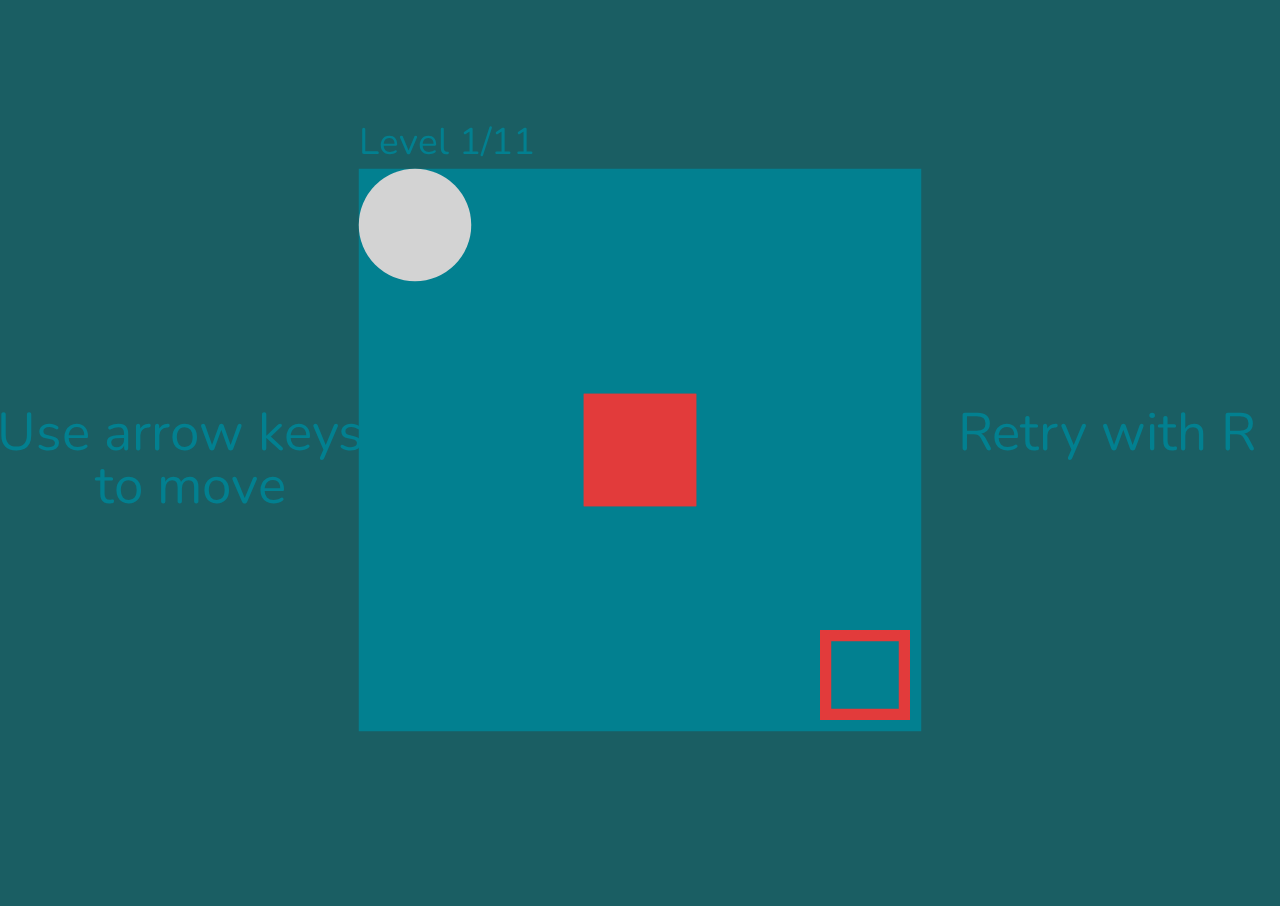
<file: index.html>
<!DOCTYPE html>
<html lang="en">
<head>
    <meta charset="UTF-8">
    <meta http-equiv="X-UA-Compatible" content="IE=edge">
    <meta name="viewport" content="width=device-width, initial-scale=1.0">
    <title>Red Box Blue Box</title>
    <link rel="stylesheet" href="styles.css">
    <link rel="preconnect" href="https://fonts.googleapis.com">
    <link rel="preconnect" href="https://fonts.gstatic.com" crossorigin>
    <link href="https://fonts.googleapis.com/css2?family=Nunito:wght@200&display=swap" rel="stylesheet">
    <link rel="icon" type="image/svg+xml" href="favicon.svg">
</head>
<body>
    <div id="custom-level">
        Choose a level
        <br>
        <select id="level-list"></select>
        <br><br><br>
        <button id="level-confirm">Play</button>
    </div>
    <canvas id="game-canvas" style="width: 100%; height: 100%;"></canvas>
    <script src="player.js"></script>
    <script src="game.js"></script>
</body>
</html>
</file>
<file: styles.css>
body { 
    font-family: 'Nunito', sans-serif;
    padding: 0;
    margin: 0;
    overflow: hidden;
    background-color: #1A5E63;
    position:fixed;
    top:0;
    bottom: 0;
    overscroll-behavior-y: contain;
}

#custom-level {
    opacity: 0;
    transition: opacity 0.2s;
    position: absolute;
    top: 50%;
    left: 200%;
    transform: translate(-50%, -50%);
    width: 22vh;
    height: 22vh;
    border-radius: 3vh;
    background-color: rgba(0,0,0,0.9);
    color: white;
    text-align: center;
    padding: 3vh;
    font-size: 3vh;
}

#level-list {
    background-color: black;
    color: white;
    width: 15vh;
    height: 4vh;
    font-size: 2vh;
    font-family: 'Nunito', sans-serif;
}

#custom-level.fade {
    opacity: 1;
    left: 50%;
}



#level-confirm {
    height: 4vh;
    width: 8vh;
    border-radius: 0.5vh;
    outline-style: solid;
    outline-width: 0.3vh;
    outline-color: gray;
    background-color: black;
    color: white;
}

#level-confirm:hover {
    background-color: rgb(27, 27, 27);
}
</file>
